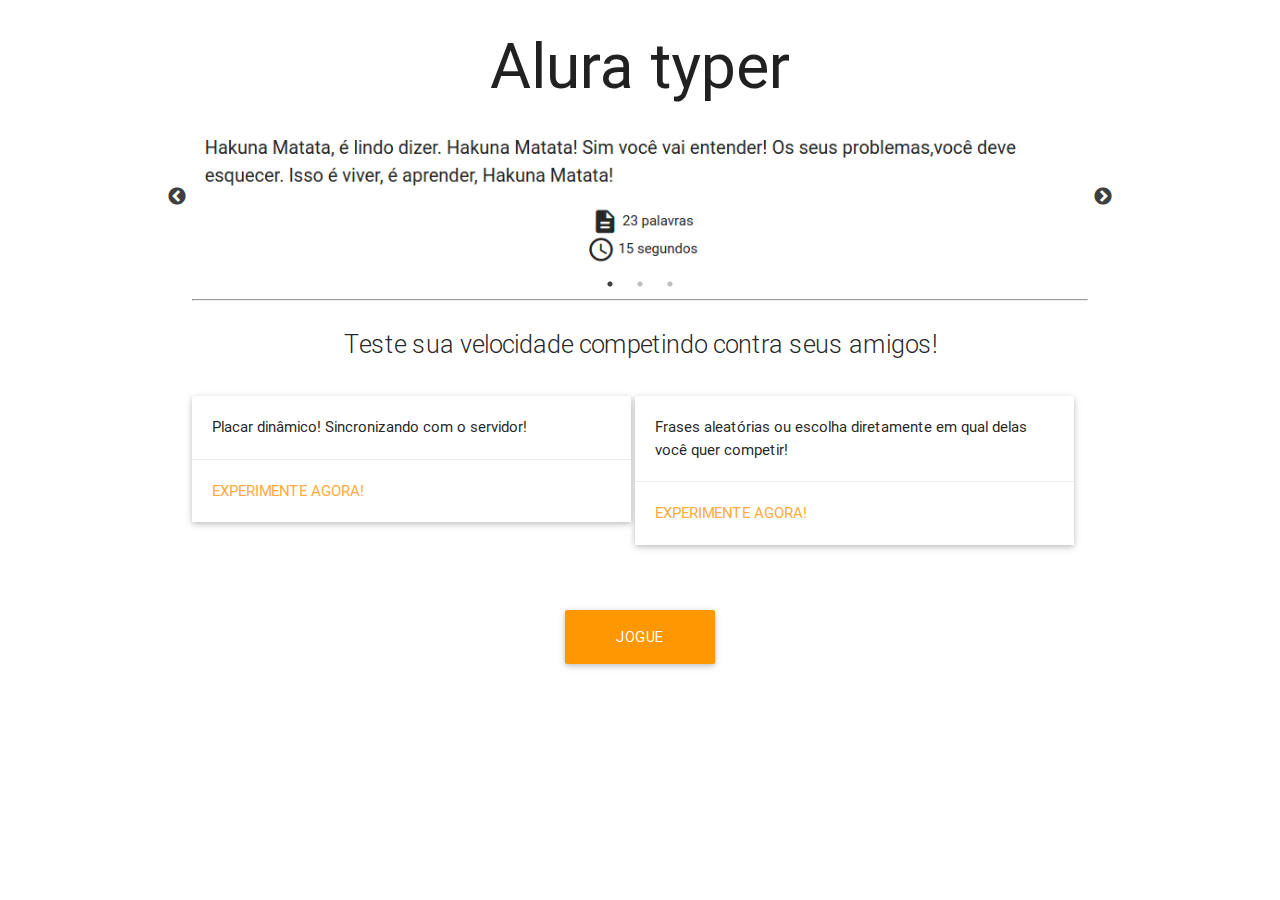
<file: public/index.html>
<!DOCTYPE html>
<html lang="en">
<head>
    <meta charset="UTF-8">
    <title>Alura Typer</title>
    <!--Import materialize.css-->
    <link rel="stylesheet" href="css/libs/materialize.min.css">
    <!-- Import Google Material Icons -->
    <link href="css/libs/google-fonts.css" rel="stylesheet">
    <link rel="stylesheet" type="text/css" href="slick/slick/slick.css"/>
    <link rel="stylesheet" type="text/css" href="slick/slick/slick-theme.css"/>

    <link href="css/index.css" rel="stylesheet">
</head>
<body>
    <section class="container">
        <h1 class="center titulo header">Alura typer</h1>
        <div class="slider">
            <img src="img/slide1.png" class="imagem-jogo">
            <img src="img/slide2.png" class="imagem-jogo">
            <img src="img/slide3.png" class="imagem-jogo">
        </div>
        <hr>
        <p class="flow-text center">Teste sua velocidade competindo contra seus amigos!</p>
        <div class="card">
           <div class="card-image">
             <!-- <img src="images/sample-1.jpg"> -->
           </div>
           <div class="card-content">
             <p>Placar dinâmico! Sincronizando com o servidor!</p>
           </div>
           <div class="card-action">
             <a href="principal.html">Experimente agora!</a>
           </div>
         </div>
         <div class="card">
           <div class="card-image">
             <!-- <img src="img/sl.jpg"> -->
           </div>
           <div class="card-content">
             <p>Frases aleatórias ou escolha diretamente em qual delas você quer competir!</p>
           </div>
           <div class="card-action">
             <a href="principal.html">Experimente agora!</a>
           </div>
         </div>

         <a class="waves-effect waves-light btn-large orange" id="botao-jogue" href="principal.html">Jogue agora!</a>

    </section>

    <script src="js/jquery.js"></script>
    <script src="slick/slick/slick.min.js"></script>
    <script src="js/slider.js"></script>
</body>
</html>
</file>
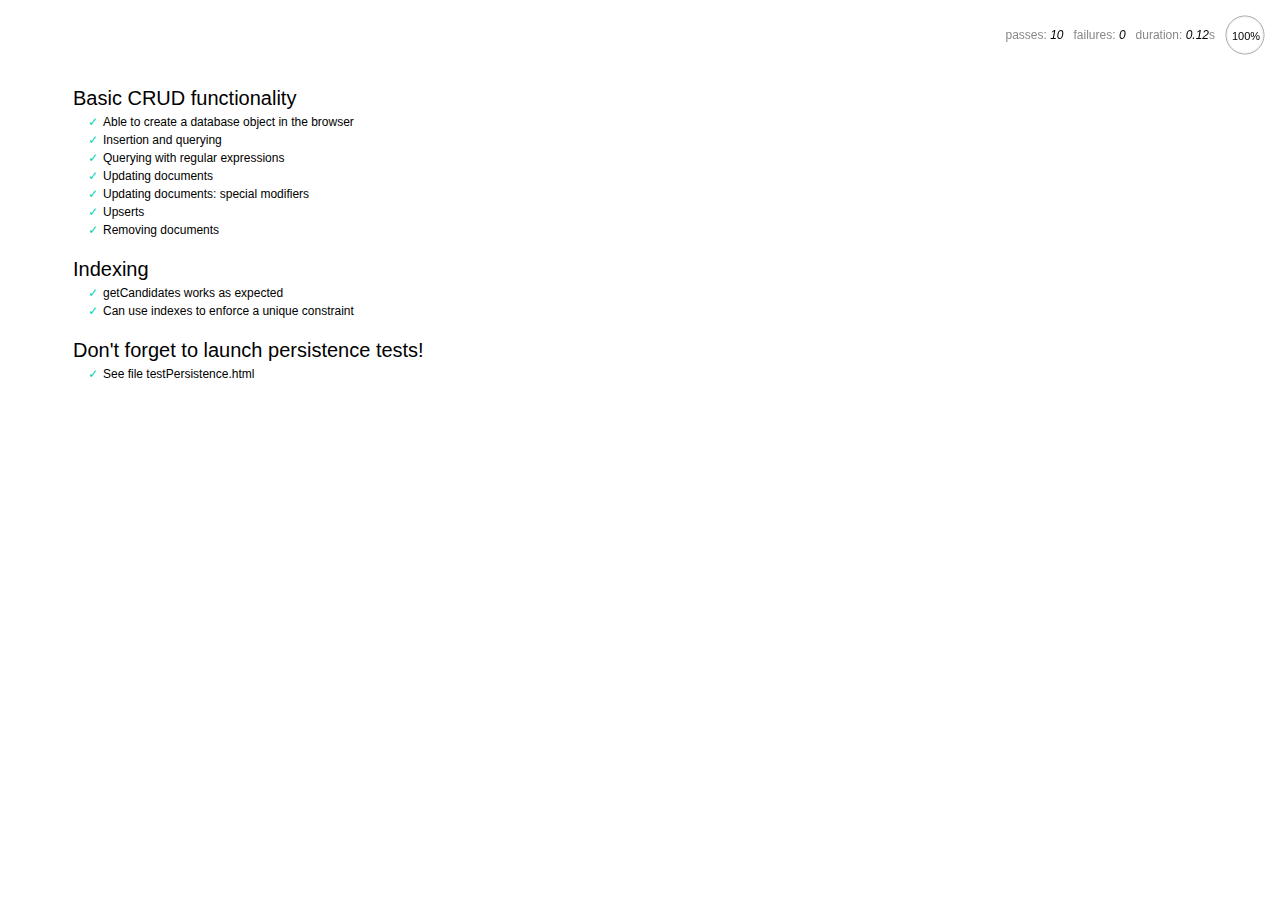
<file: servidor/node_modules/nedb/browser-version/test/index.html>
<!DOCTYPE html>
<html>
<head>
  <meta charset="utf-8">
  <title>Mocha tests for NeDB</title>
  <link rel="stylesheet" href="mocha.css">
</head>
<body>
  <div id="mocha"></div>
  <script src="jquery.min.js"></script>
  <script src="chai.js"></script>
  <script src="underscore.min.js"></script>
  <script src="mocha.js"></script>
  <script>mocha.setup('bdd')</script>
  <script src="../out/nedb.min.js"></script>
  <script src="localforage.js"></script>
  <script src="nedb-browser.js"></script>
  <script>
    mocha.checkLeaks();
    mocha.globals(['jQuery']);
    mocha.run();
  </script>
</body>
</html>
</file>
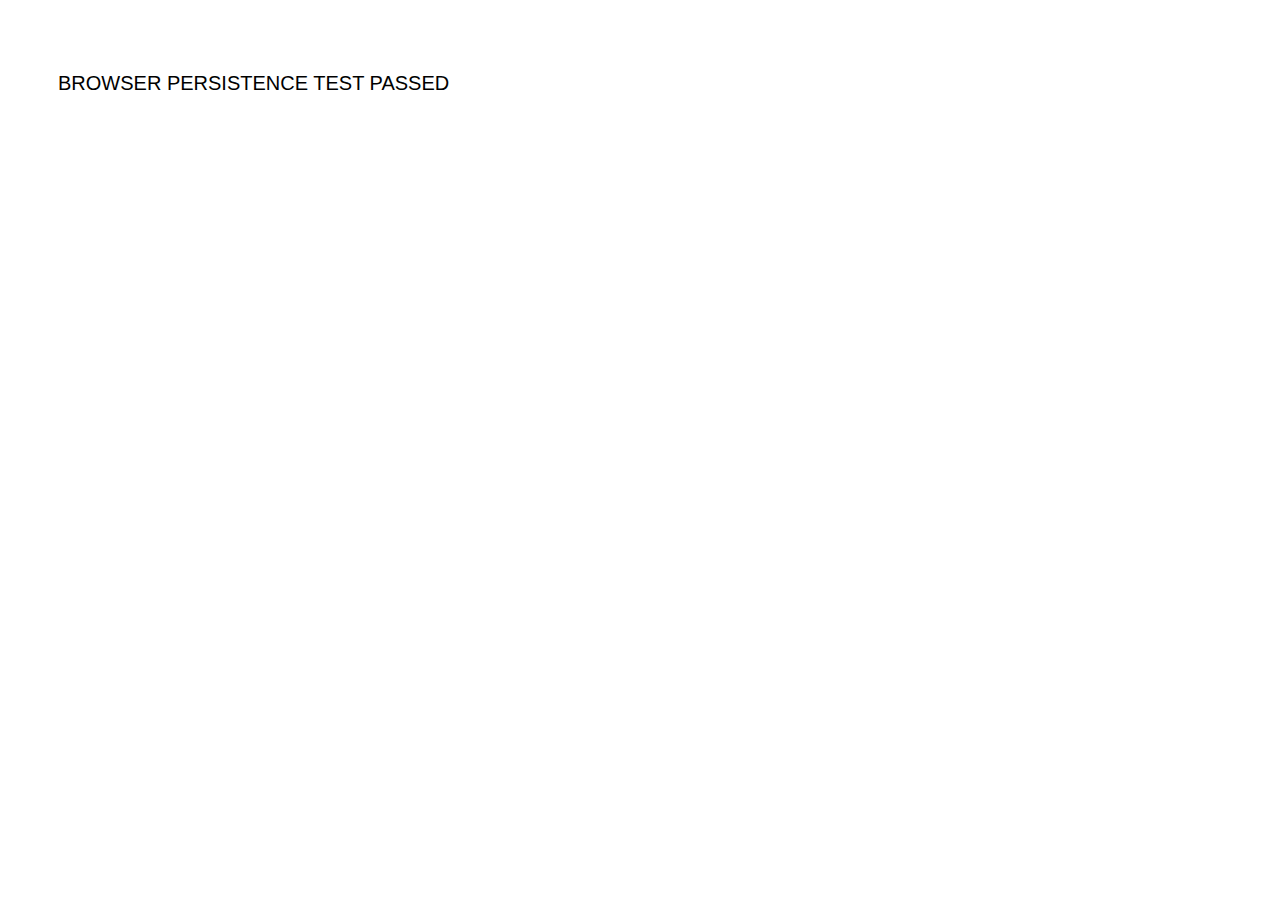
<file: servidor/node_modules/nedb/browser-version/test/testPersistence.html>
<!DOCTYPE html>
<html>
<head>
  <meta charset="utf-8">
  <title>Test NeDB persistence in the browser</title>
  <link rel="stylesheet" href="mocha.css">
</head>
<body>
  <div id="results"></div>
  <script src="../out/nedb.js"></script>
  <script src="./testPersistence.js"></script>
</body>
</html>
</file>
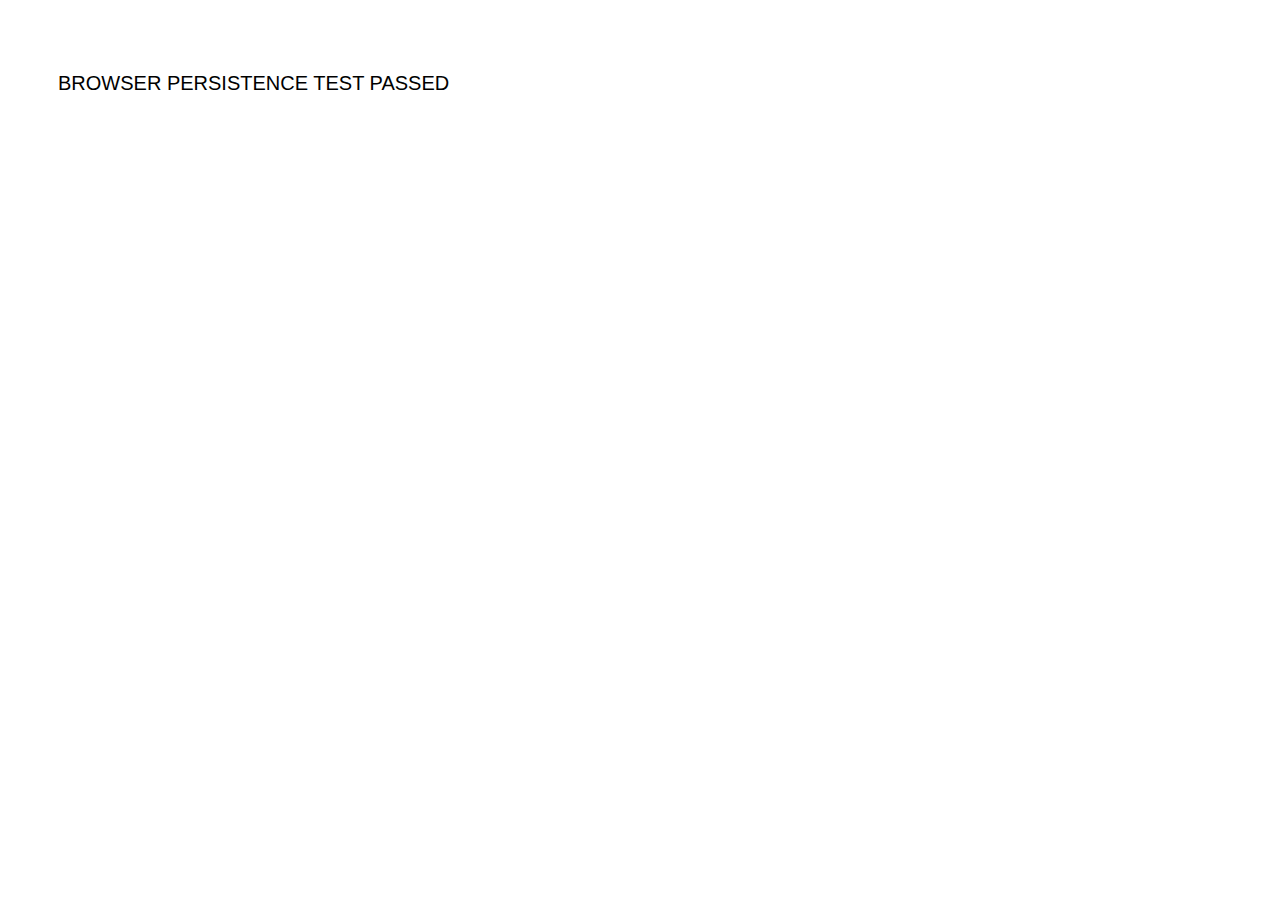
<file: servidor/node_modules/nedb/browser-version/test/testPersistence2.html>
<!DOCTYPE html>
<html>
<head>
  <meta charset="utf-8">
  <title>Test NeDB persistence in the browser - Results</title>
  <link rel="stylesheet" href="mocha.css">
</head>
<body>
  <div id="results"></div>
  <script src="jquery.min.js"></script>
  <script src="../out/nedb.js"></script>
  <script src="./testPersistence2.js"></script>
</body>
</html>
</file>
<file: public/css/libs/google-fonts.css>
/* fallback */
@font-face {
  font-family: 'Material Icons';
  font-style: normal;
  font-weight: 400;
  src: local('../../fonts/Material Icons'), local('../../fonts/MaterialIcons-Regular'), url(https://fonts.gstatic.com/s/materialicons/v17/2fcrYFNaTjcS6g4U3t-Y5ZjZjT5FdEJ140U2DJYC3mY.woff2) format('woff2');
}

.material-icons {
  font-family: 'Material Icons';
  font-weight: normal;
  font-style: normal;
  font-size: 24px;
  line-height: 1;
  letter-spacing: normal;
  text-transform: none;
  display: inline-block;
  white-space: nowrap;
  word-wrap: normal;
  direction: ltr;
  -webkit-font-feature-settings: 'liga';
  -webkit-font-smoothing: antialiased;
}
</file>
<file: servidor/node_modules/nedb/browser-version/test/mocha.css>
@charset "UTF-8";
body {
  font: 20px/1.5 "Helvetica Neue", Helvetica, Arial, sans-serif;
  padding: 60px 50px;
}

#mocha ul, #mocha li {
  margin: 0;
  padding: 0;
}

#mocha ul {
  list-style: none;
}

#mocha h1, #mocha h2 {
  margin: 0;
}

#mocha h1 {
  margin-top: 15px;
  font-size: 1em;
  font-weight: 200;
}

#mocha h1 a {
  text-decoration: none;
  color: inherit;
}

#mocha h1 a:hover {
  text-decoration: underline;
}

#mocha .suite .suite h1 {
  margin-top: 0;
  font-size: .8em;
}

#mocha h2 {
  font-size: 12px;
  font-weight: normal;
  cursor: pointer;
}

#mocha .suite {
  margin-left: 15px;
}

#mocha .test {
  margin-left: 15px;
}

#mocha .test:hover h2::after {
  position: relative;
  top: 0;
  right: -10px;
  content: '(view source)';
  font-size: 12px;
  font-family: arial;
  color: #888;
}

#mocha .test.pending:hover h2::after {
  content: '(pending)';
  font-family: arial;
}

#mocha .test.pass.medium .duration {
  background: #C09853;
}

#mocha .test.pass.slow .duration {
  background: #B94A48;
}

#mocha .test.pass::before {
  content: '✓';
  font-size: 12px;
  display: block;
  float: left;
  margin-right: 5px;
  color: #00d6b2;
}

#mocha .test.pass .duration {
  font-size: 9px;
  margin-left: 5px;
  padding: 2px 5px;
  color: white;
  -webkit-box-shadow: inset 0 1px 1px rgba(0,0,0,.2);
  -moz-box-shadow: inset 0 1px 1px rgba(0,0,0,.2);
  box-shadow: inset 0 1px 1px rgba(0,0,0,.2);
  -webkit-border-radius: 5px;
  -moz-border-radius: 5px;
  -ms-border-radius: 5px;
  -o-border-radius: 5px;
  border-radius: 5px;
}

#mocha .test.pass.fast .duration {
  display: none;
}

#mocha .test.pending {
  color: #0b97c4;
}

#mocha .test.pending::before {
  content: '◦';
  color: #0b97c4;
}

#mocha .test.fail {
  color: #c00;
}

#mocha .test.fail pre {
  color: black;
}

#mocha .test.fail::before {
  content: '✖';
  font-size: 12px;
  display: block;
  float: left;
  margin-right: 5px;
  color: #c00;
}

#mocha .test pre.error {
  color: #c00;
}

#mocha .test pre {
  display: inline-block;
  font: 12px/1.5 monaco, monospace;
  margin: 5px;
  padding: 15px;
  border: 1px solid #eee;
  border-bottom-color: #ddd;
  -webkit-border-radius: 3px;
  -webkit-box-shadow: 0 1px 3px #eee;
}

#report.pass .test.fail {
  display: none;
}

#report.fail .test.pass {
  display: none;
}

#error {
  color: #c00;
  font-size: 1.5  em;
  font-weight: 100;
  letter-spacing: 1px;
}

#stats {
  position: fixed;
  top: 15px;
  right: 10px;
  font-size: 12px;
  margin: 0;
  color: #888;
}

#stats .progress {
  float: right;
  padding-top: 0;
}

#stats em {
  color: black;
}

#stats a {
  text-decoration: none;
  color: inherit;
}

#stats a:hover {
  border-bottom: 1px solid #eee;
}

#stats li {
  display: inline-block;
  margin: 0 5px;
  list-style: none;
  padding-top: 11px;
}

code .comment { color: #ddd }
code .init { color: #2F6FAD }
code .string { color: #5890AD }
code .keyword { color: #8A6343 }
code .number { color: #2F6FAD }
</file>
<file: public/css/index.css>
.card{
	width: 49%;
	display: inline-block;
	vertical-align: top;
}


#botao-jogue{
	width: 150px;
	display: block;
	margin: 50px auto;
}

.slider{
	height: auto;
}

.slick-prev:before, .slick-next:before{
	color: black;
}
</file>
